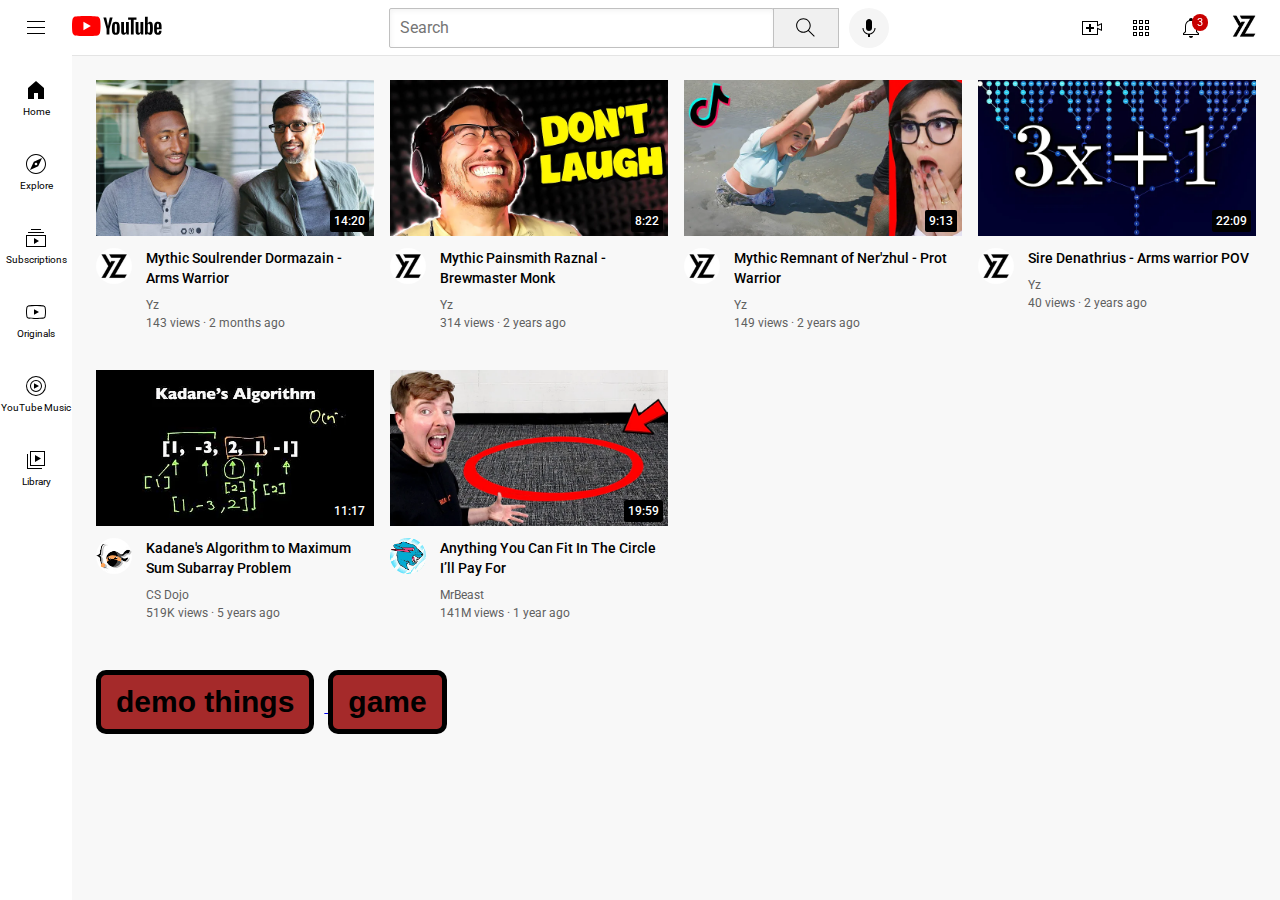
<file: index.html>
<!DOCTYPE html>
<html>
  <head>
    <title>Yz Projects</title>

    <link rel="preconnect" href="https://fonts.googleapis.com">
    <link rel="preconnect" href="https://fonts.gstatic.com" crossorigin>
    <link href="https://fonts.googleapis.com/css2?family=Roboto:wght@400;500;700&display=swap" rel="stylesheet">

    <link rel="stylesheet" href="styles/general.css">
    <link rel="stylesheet" href="styles/video.css">
    <link rel="stylesheet" href="styles/header.css">
    <link rel="stylesheet" href="styles/sidebar.css">
    <link rel="stylesheet" href="styles/others.css">
  </head>
  <body>
    <header class="header">
      <div class="left-section">
        <img class="hamburger-menu" src="icons/hamburger-menu.svg">
        <a href="https://www.youtube.com/" target="_blank">
          <img class="youtube-logo" src="icons/youtube-logo.svg">
        </a>
      </div>
      <div class="middle-section">
        <input class="search-bar" type="text" placeholder="Search">
        <button class="search-button">
          <img class="search-icon" src="icons/search.svg">
          <div class="tooltip">Don't Search</div>
        </button>
        <!--Put position ABSOLUTE inside position RELATIVE-->
        <button class="voice-search-button">
          <img class="voice-search-icon" src="icons/voice-search-icon.svg">
          <div class="tooltip">Search with your voice</div>
        </button>
      </div>
      <div class="right-section">
        <div class="upload-icon-container">
          <img class="upload-icon" src="icons/upload.svg">
          <div class="tooltip">Create</div>
        </div>
        <div class="youtube-apps-icon-container">
          <img class="youtube-apps-icon" src="icons/youtube-apps.svg">
          <div class="tooltip">YouTube apps</div>
        </div>
        <div class="notifications-icon-container">
          <img class="notifications-icon" src="icons/notifications.svg">
          <div class="notifications-count">3</div>
          <div class="tooltip">Notifications</div>
        </div>
        <div class="current-user-picture-container">
          <a href="https://www.youtube.com/channel/UCFikK6ofTA25nj8sTY0TIbQ" target="_blank">
            <img class="current-user-picture" src="icons/my-profile.jpg">
          </a>
          <div class="tooltip">Yz</div>
        </div>
        
      </header>

    <nav class="sidebar">
      <div class="sidebar-link">
        <img src="icons/home.svg">
        <div>Home</div>
      </div>
      <div class="sidebar-link">
        <img src="icons/explore.svg">
        <div>Explore</div>
      </div>
      <div class="sidebar-link">
        <img src="icons/subscriptions.svg">
        <div>Subscriptions</div>
      </div>
      <div class="sidebar-link">
        <img src="icons/originals.svg">
        <div>Originals</div>
      </div>
      <div class="sidebar-link">
        <img src="icons/youtube-music.svg">
        <div>YouTube Music</div>
      </div>
      <div class="sidebar-link">
        <img src="icons/library.svg">
        <div>Library</div>
      </div>
    </nav>

    <main>
      <section class="video-grid">
        <div class="video-preview">
          <div class="thumbnail-row">
            <a href="https://www.youtube.com/watch?v=W2BTM1zwuXQ&t=3s">
              <img class="thumbnail" src="thumbnail/thumbnail-1.webp">
            </a>
            <div class="video-time">14:20</div>
          </div>
          <div class="video-info-grid">
            <div class="channel-pic">
              <img class="profile-pic" src="channel-pic/my-profile.jpg">
            </div>
            <div class="video-info">
              <p class="video-title">
                Mythic Soulrender Dormazain - Arms Warrior
              </p>
        
              <p class="video-author">
                Yz
              </p>
        
              <p class="video-stats">
                143 views &#183 2 months ago
              </p>
            </div>
          </div>
        </div>
    
        <div class="video-preview">
          <div class="thumbnail-row">
            <a href="https://www.youtube.com/watch?v=TEPN3_anzIE&t=5s">
              <img class="thumbnail" src="thumbnail/thumbnail-2.webp">
            </a>
            <div class="video-time">8:22</div>
          </div>
          <div class="video-info-grid">
            <div class="channel-pic">
              <img class="profile-pic" src="channel-pic/my-profile.jpg">
            </div>
            <div class="video-info">
              <p class="video-title">
                Mythic Painsmith Raznal - Brewmaster Monk
              </p>
              <p class="video-author">
                Yz
              </p>
              <p class="video-stats">
                314 views &#183 2 years ago
              </p>
            </div>
          </div>
        </div>
    
        <div class="video-preview">
          <div class="thumbnail-row">
            <a href="https://www.youtube.com/watch?v=12MkmXNCSWc&t=2s">
              <img class="thumbnail" src="thumbnail/thumbnail-3.webp">
            </a>
            <div class="video-time">9:13</div>
          </div>
          <div class="video-info-grid">
            <div class="channel-pic">
              <img class="profile-pic" src="channel-pic/my-profile.jpg">
            </div>
            <div class="video-info">
              <p class="video-title">
                Mythic Remnant of Ner'zhul - Prot Warrior
              </p>
        
              <p class="video-author">
                Yz
              </p>
        
              <p class="video-stats">
                149 views · 2 years ago
              </p>
            </div>
          </div>
        </div>
    
        <div class="video-preview">
          <div class="thumbnail-row">
            <a href="https://www.youtube.com/watch?v=Gn6uDRQWJ2M&t=3s">
              <img class="thumbnail" src="thumbnail/thumbnail-4.webp">
            </a>
            <div class="video-time">22:09</div>
          </div>
          <div class="video-info-grid">
            <div class="channel-pic">
              <img class="profile-pic" src="channel-pic/my-profile.jpg">
            </div>
            <div class="video-info">
              <p class="video-title">
                Sire Denathrius - Arms warrior POV
              </p>
              <p class="video-author">
                Yz
              </p>
              <p class="video-stats">
                40 views · 2 years ago
              </p>
            </div>
          </div>
        </div>
    
        <div class="video-preview">
          <div class="thumbnail-row">
            <img class="thumbnail" src="thumbnail/thumbnail-5.webp">
            <div class="video-time">11:17</div>
          </div>
          <div class="video-info-grid">
            <div class="channel-pic">
              <img class="profile-pic" src="channel-pic/channel-5.jpeg">
            </div>
            <div class="video-info">
              <p class="video-title">
                Kadane's Algorithm to Maximum Sum Subarray Problem
              </p>
        
              <p class="video-author">
                CS Dojo
              </p>
        
              <p class="video-stats">
                519K views · 5 years ago
              </p>
            </div>
          </div>
        </div>
    
        <div class="video-preview">
          <div class="thumbnail-row">
            <img class="thumbnail" src="thumbnail/thumbnail-6.webp">
            <div class="video-time">19:59</div>
          </div>
          <div class="video-info-grid">
            <div class="channel-pic">
              <img class="profile-pic" src="channel-pic/channel-6.jpeg">
            </div>
            <div class="video-info">
              <p class="video-title">
                Anything You Can Fit In The Circle I’ll Pay For
              </p>
              <p class="video-author">
                MrBeast
              </p>
              <p class="video-stats">
                141M views · 1 year ago
              </p>
            </div>
          </div>
        </div>
      </section>
    </main>
    
    <div class="link-to-others">
      <a href="dom-projects.html">
        <button class="other-buttons">demo things</button>
      </a>
      <a href="rock-paper-scissors.html">
        <button class="other-buttons">game</button>
      </a>
    </div>

  </body>
</html>
</file>
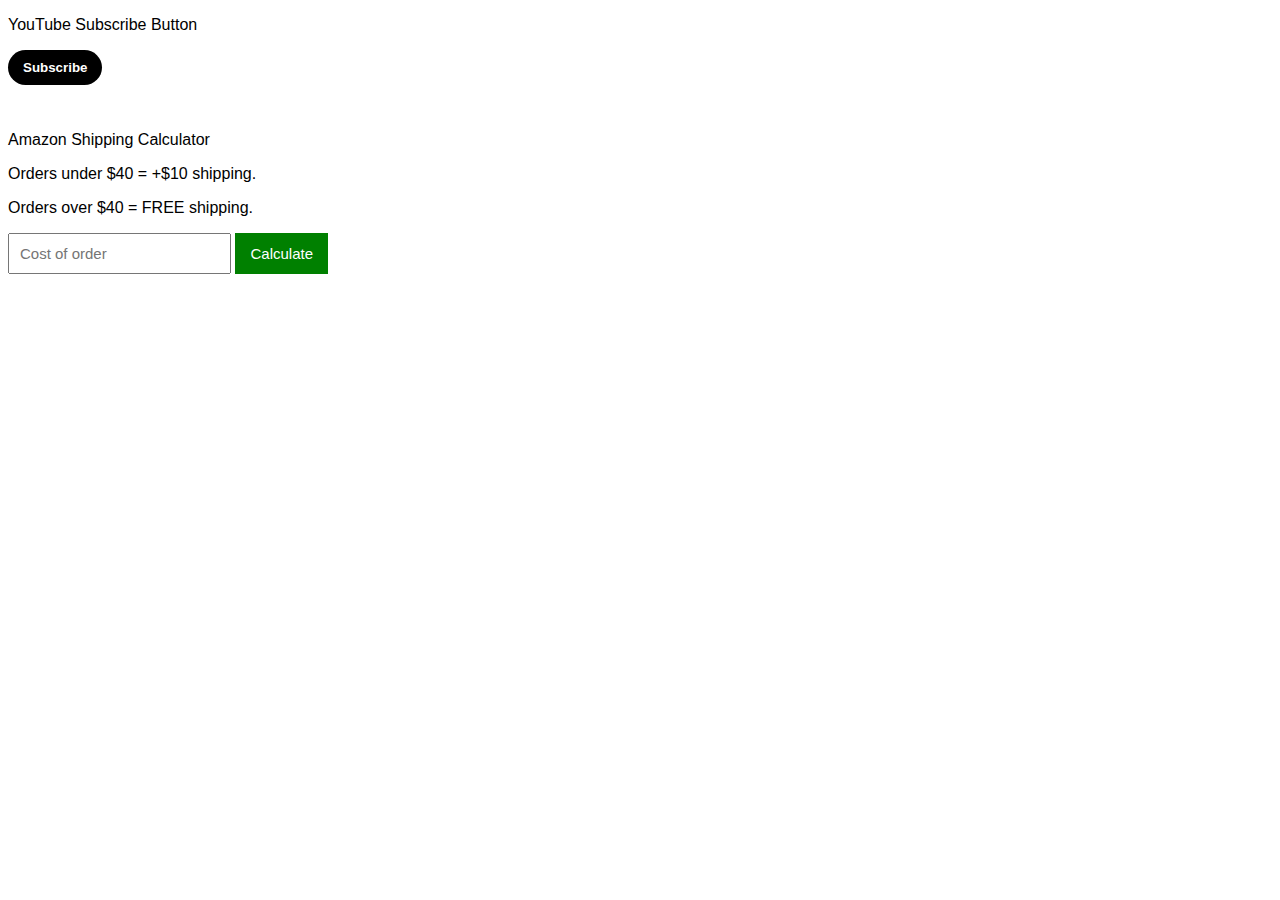
<file: dom-projects.html>
<!DOCTYPE html>
<html>
  <head>
    <title>Dom-Projects 2.0</title>
    <style>
      body {
        font-family: Arial;
      }

      .subscribe-button {
        border: none;
        color: white;
        background-color: black;
        padding-top: 10px;
        padding-bottom: 10px;
        padding-left: 15px;
        padding-right: 15px;
        font-weight: bold;
        border-radius: 50px;
        cursor: pointer;
        margin-bottom: 30px;
      }

      .is-subscribed {
        color: black;
        background-color: rgb(240,240,240);
      }

      .cost-input {
        font-size: 15px;
        padding: 10px;
      }

      .calculate-button {
        border: none;
        color: white;
        background-color: green;
        font-size: 15px;
        padding: 12px 15px;
        cursor: pointer;
      }
    </style>
  </head>
  <body>
    <p>YouTube Subscribe Button</p>
    <button onclick="
      subscribe();
    " class="js-subscribe-button subscribe-button">
      Subscribe
    </button>

    <p>Amazon Shipping Calculator</p>
    <p>Orders under $40 = +$10 shipping.</p>
    <p>Orders over $40 = FREE shipping.</p>
    <input placeholder="Cost of order" class="js-cost-input cost-input" onkeydown="
      handleCostKeyDown(event);
    ">
    <button onclick="
      calculateTotal();
    " class="calculate-button">Calculate</button>
    <p class="js-total-cost"></p>

    <script>
      function handleCostKeyDown(event) {
        if (event.key === 'Enter') {
          calculateTotal();
        }
      }

      function calculateTotal() {
        const inputElement = document.querySelector('.js-cost-input');
        let cost = Number(inputElement.value);

        if (cost < 40) {
          cost += 10;
        }

        document.querySelector('.js-total-cost')
          .innerHTML = `$${cost}`;
      }

      function subscribe() {
        const buttonElement = document.querySelector('.js-subscribe-button');
        
        if (buttonElement.innerText === 'Subscribe') {
          buttonElement.innerText = 'Subscribed';
          buttonElement.classList.add('is-subscribed');
        } else {
          buttonElement.innerText = 'Subscribe';
          buttonElement.classList.remove('is-subscribed');
        }
      }

    </script>
  </body>
</html>
</file>
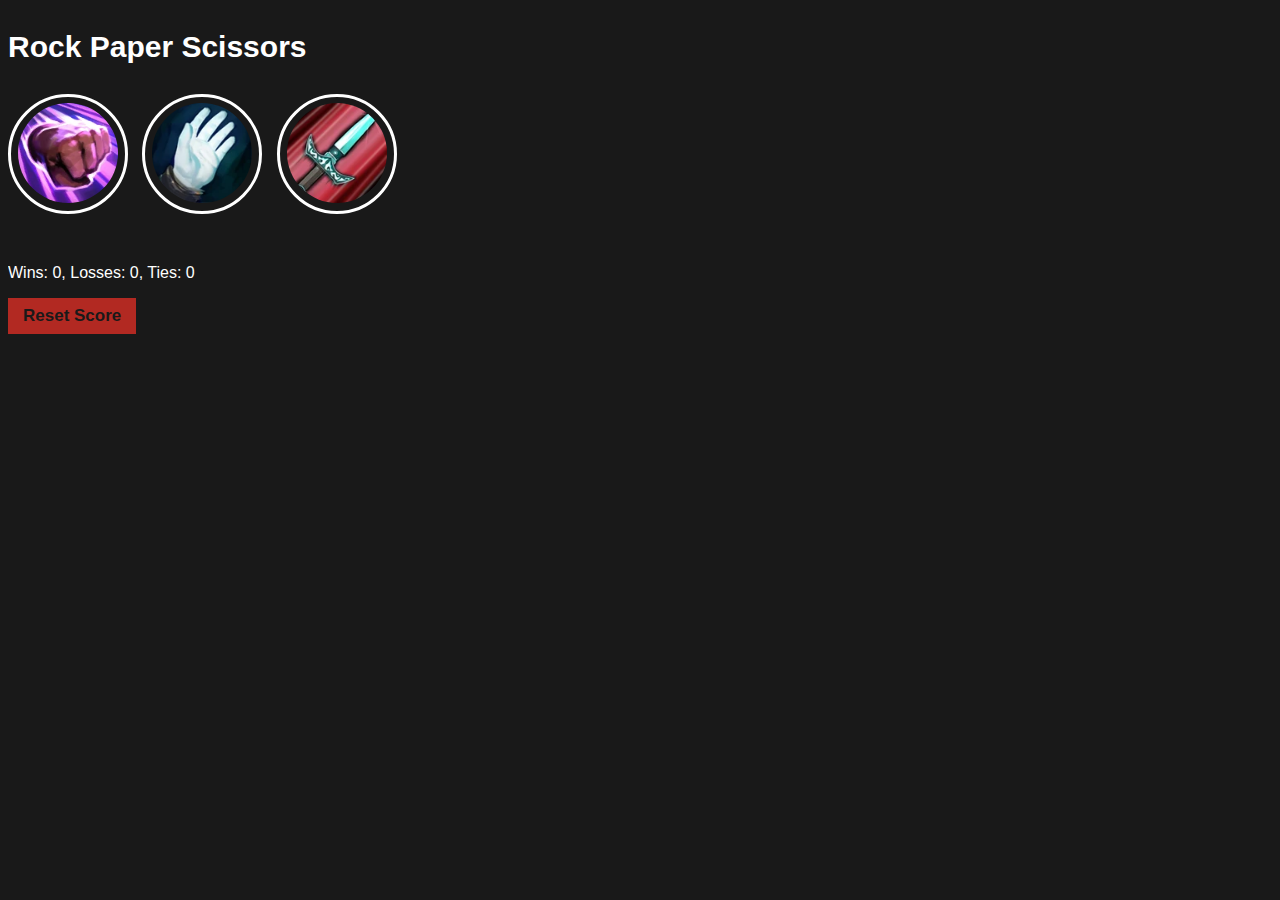
<file: rock-paper-scissors.html>
<!DOCTYPE html>
<html>
  <head>
    <title>R-P-S 2.0</title>
    <link 
    rel="stylesheet" 
    href="styles/rock-paper-scissors.css">
  </head>
  <body>
    <p class="title">
      Rock Paper Scissors
    </p>

    <button onclick="
      playGame('rock');
    " class="move-button">
      <img src="icons/rock-emoji.webp" 
      class="move-icon">
    </button>

    <button onclick="
      playGame('paper');
    " class="move-button">
      <img src="icons/paper-emoji.webp" 
      class="move-icon">
    </button>

    <button onclick="
      playGame('scissors');
    " class="move-button">
      <img src="icons/scissors-emoji.webp" 
      class="move-icon">
    </button>

    <p class="js-result result"></p>
    <p class="js-moves moves"></p>
    <p class="js-score score"></p>

    <button onclick="
      score.wins = 0;
      score.losses = 0;
      score.ties = 0;
      localStorage.removeItem('score');
      updateScoreElement();
    " class="reset-score-button">Reset Score
    </button>

    <script src="scripts/10-rock-paper-scissors.js"></script>
  </body>
</html>
</file>
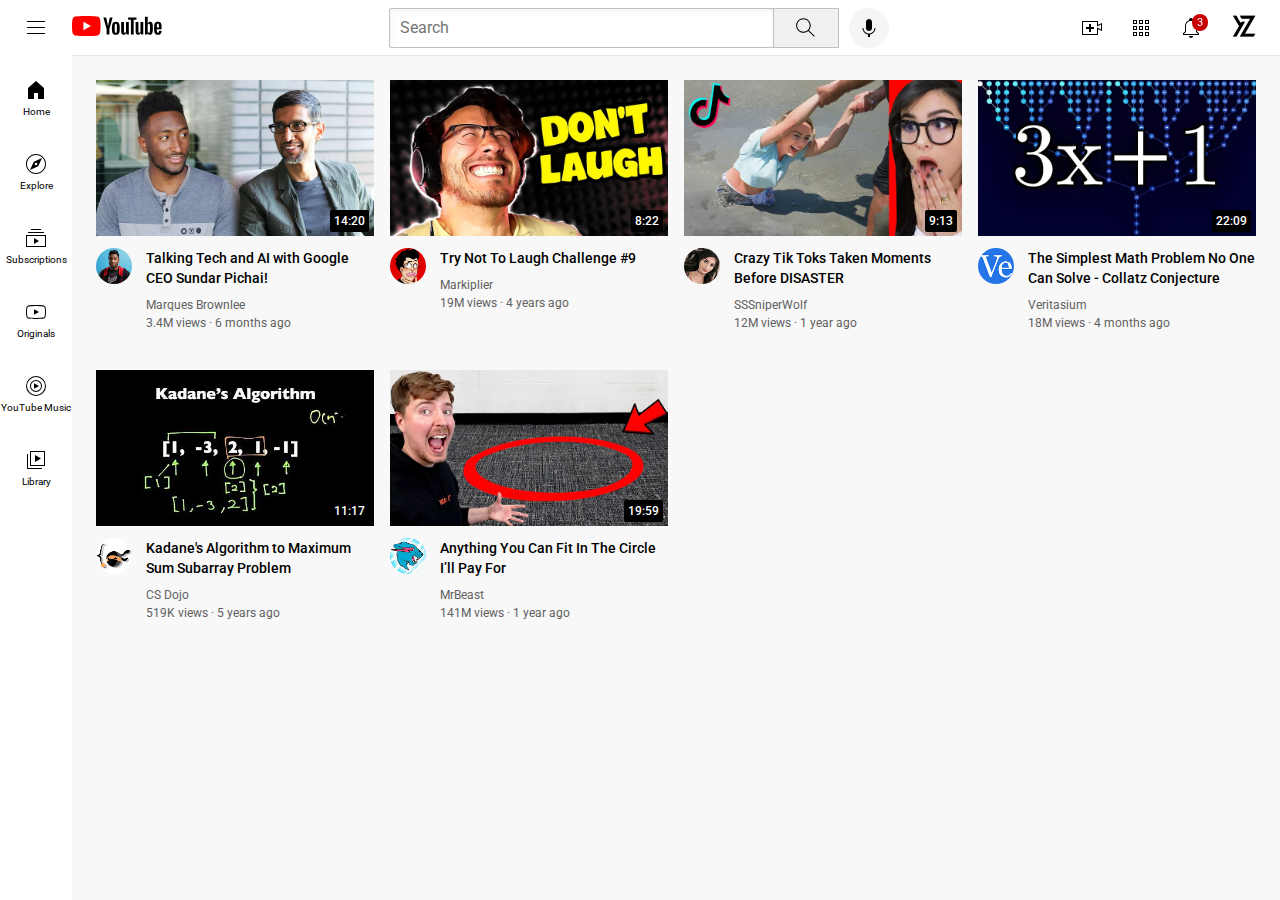
<file: youtube.html>
<!DOCTYPE html>
<html>

  <head>
    <title>Youtube Clone</title>

    <link rel="preconnect" href="https://fonts.googleapis.com">
    <link rel="preconnect" href="https://fonts.gstatic.com" crossorigin>
    <link href="https://fonts.googleapis.com/css2?family=Roboto:wght@400;500;700&display=swap" rel="stylesheet">

    <link rel="stylesheet" href="styles/general.css">
    <link rel="stylesheet" href="styles/video.css">
    <link rel="stylesheet" href="styles/header.css">
    <link rel="stylesheet" href="styles/sidebar.css">
  </head>

  <body>
    <header class="header">
      <div class="left-section">
        <img class="hamburger-menu" src="icons/hamburger-menu.svg">
        <a href="https://www.youtube.com/" target="_blank">
          <img class="youtube-logo" src="icons/youtube-logo.svg">
        </a>
      </div>
      <div class="middle-section">
        <input class="search-bar" type="text" placeholder="Search">
        <button class="search-button">
          <img class="search-icon" src="icons/search.svg">
          <div class="tooltip">Search</div>
        </button>
        <!--Put position ABSOLUTE inside position RELATIVE-->
        <button class="voice-search-button">
          <img class="voice-search-icon" src="icons/voice-search-icon.svg">
          <div class="tooltip">Search with your voice</div>
        </button>
      </div>
      <div class="right-section">
        <div class="upload-icon-container">
          <img class="upload-icon" src="icons/upload.svg">
          <div class="tooltip">Create</div>
        </div>
        <div class="youtube-apps-icon-container">
          <img class="youtube-apps-icon" src="icons/youtube-apps.svg">
          <div class="tooltip">YouTube apps</div>
        </div>
        <div class="notifications-icon-container">
          <img class="notifications-icon" src="icons/notifications.svg">
          <div class="notifications-count">3</div>
          <div class="tooltip">Notifications</div>
        </div>
        <div class="current-user-picture-container">
          <a href="https://www.youtube.com/channel/UCFikK6ofTA25nj8sTY0TIbQ" target="_blank">
            <img class="current-user-picture" src="icons/my-profile.jpg">
          </a>
          <div class="tooltip">Yz</div>
        </div>
        
      </header>

    <nav class="sidebar">
      <div class="sidebar-link">
        <img src="icons/home.svg">
        <div>Home</div>
      </div>
      <div class="sidebar-link">
        <img src="icons/explore.svg">
        <div>Explore</div>
      </div>
      <div class="sidebar-link">
        <img src="icons/subscriptions.svg">
        <div>Subscriptions</div>
      </div>
      <div class="sidebar-link">
        <img src="icons/originals.svg">
        <div>Originals</div>
      </div>
      <div class="sidebar-link">
        <img src="icons/youtube-music.svg">
        <div>YouTube Music</div>
      </div>
      <div class="sidebar-link">
        <img src="icons/library.svg">
        <div>Library</div>
      </div>
    </nav>

    <main>
      <section class="video-grid">
        <div class="video-preview">
          <div class="thumbnail-row">
            <img class="thumbnail" src="thumbnail/thumbnail-1.webp">
            <div class="video-time">14:20</div>
          </div>
          <div class="video-info-grid">
            <div class="channel-pic">
              <img class="profile-pic" src="channel-pic/channel-1.jpeg">
            </div>
            <div class="video-info">
              <p class="video-title">
                Talking Tech and AI with Google CEO Sundar Pichai!
              </p>
        
              <p class="video-author">
                Marques Brownlee
              </p>
        
              <p class="video-stats">
                3.4M views &#183 6 months ago
              </p>
            </div>
          </div>
        </div>
    
        <div class="video-preview">
          <div class="thumbnail-row">
            <img class="thumbnail" src="thumbnail/thumbnail-2.webp">
            <div class="video-time">8:22</div>
          </div>
          <div class="video-info-grid">
            <div class="channel-pic">
              <img class="profile-pic" src="channel-pic/channel-2.jpeg">
            </div>
            <div class="video-info">
              <p class="video-title">
                Try Not To Laugh Challenge #9
              </p>
              <p class="video-author">
                Markiplier
              </p>
              <p class="video-stats">
                19M views &#183 4 years ago
              </p>
            </div>
          </div>
        </div>
    
        <div class="video-preview">
          <div class="thumbnail-row">
            <img class="thumbnail" src="thumbnail/thumbnail-3.webp">
            <div class="video-time">9:13</div>
          </div>
          <div class="video-info-grid">
            <div class="channel-pic">
              <img class="profile-pic" src="channel-pic/channel-3.jpeg">
            </div>
            <div class="video-info">
              <p class="video-title">
                Crazy Tik Toks Taken Moments Before DISASTER
              </p>
        
              <p class="video-author">
                SSSniperWolf
              </p>
        
              <p class="video-stats">
                12M views · 1 year ago
              </p>
            </div>
          </div>
        </div>
    
        <div class="video-preview">
          <div class="thumbnail-row">
            <img class="thumbnail" src="thumbnail/thumbnail-4.webp">
            <div class="video-time">22:09</div>
          </div>
          <div class="video-info-grid">
            <div class="channel-pic">
              <img class="profile-pic" src="channel-pic/channel-4.jpeg">
            </div>
            <div class="video-info">
              <p class="video-title">
                The Simplest Math Problem No One Can Solve - Collatz Conjecture
              </p>
              <p class="video-author">
                Veritasium
              </p>
              <p class="video-stats">
                18M views · 4 months ago
              </p>
            </div>
          </div>
        </div>
    
        <div class="video-preview">
          <div class="thumbnail-row">
            <img class="thumbnail" src="thumbnail/thumbnail-5.webp">
            <div class="video-time">11:17</div>
          </div>
          <div class="video-info-grid">
            <div class="channel-pic">
              <img class="profile-pic" src="channel-pic/channel-5.jpeg">
            </div>
            <div class="video-info">
              <p class="video-title">
                Kadane's Algorithm to Maximum Sum Subarray Problem
              </p>
        
              <p class="video-author">
                CS Dojo
              </p>
        
              <p class="video-stats">
                519K views · 5 years ago
              </p>
            </div>
          </div>
        </div>
    
        <div class="video-preview">
          <div class="thumbnail-row">
            <img class="thumbnail" src="thumbnail/thumbnail-6.webp">
            <div class="video-time">19:59</div>
          </div>
          <div class="video-info-grid">
            <div class="channel-pic">
              <img class="profile-pic" src="channel-pic/channel-6.jpeg">
            </div>
            <div class="video-info">
              <p class="video-title">
                Anything You Can Fit In The Circle I’ll Pay For
              </p>
              <p class="video-author">
                MrBeast
              </p>
              <p class="video-stats">
                141M views · 1 year ago
              </p>
            </div>
          </div>
        </div>
      </section>
    </main>
    


  </body>
</html>
</file>
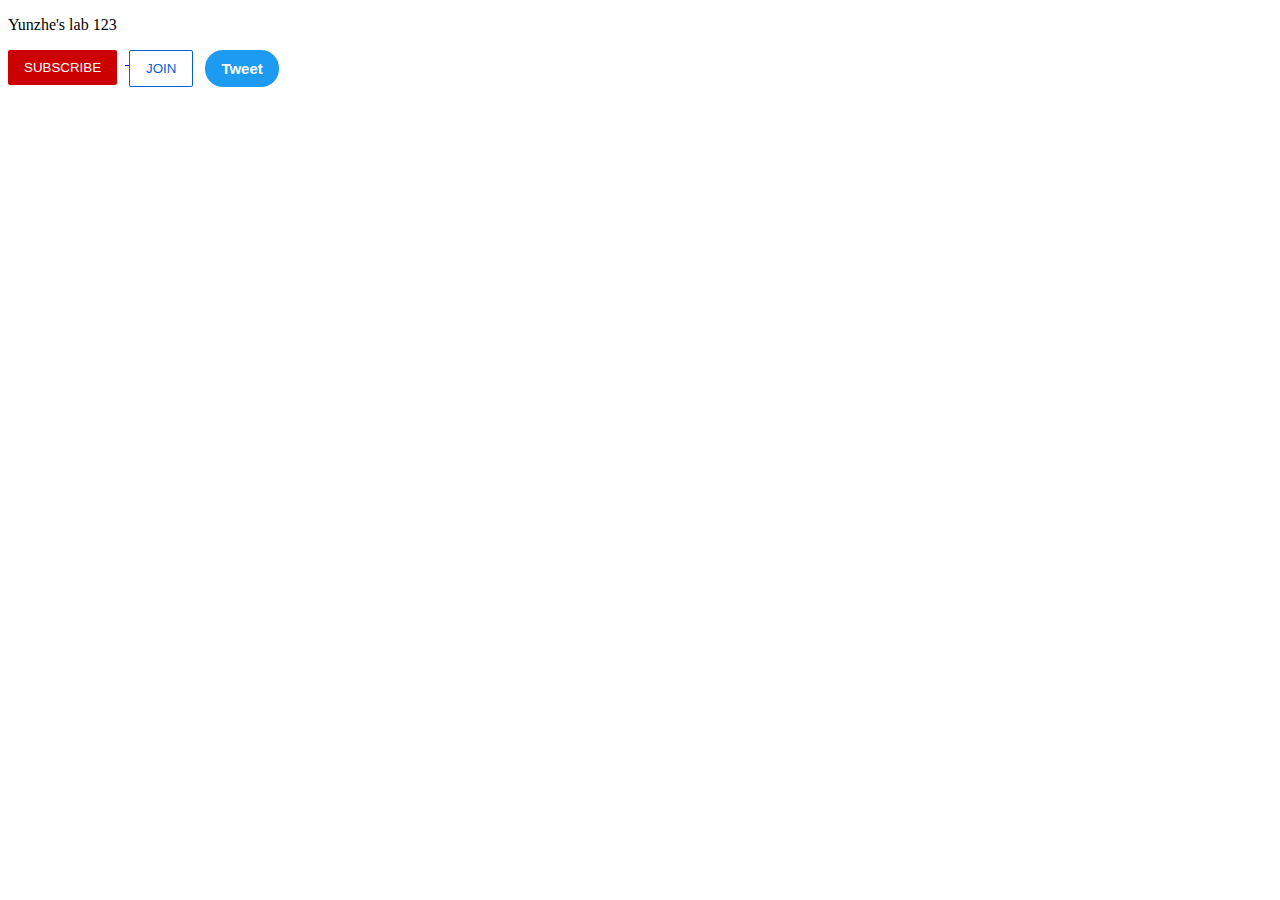
<file: intro-to-html/buttons.html>
<!DOCTYPE html>
<html>
  <head>
    <title>Buttons</title>
    <link rel="stylesheet" href="styles/buttons.css">
  </head>
  <body>
    <p>
      Yunzhe's lab 123
    </p>
    
    <a href="https://www.youtube.com/channel/UCFikK6ofTA25nj8sTY0TIbQ" target="_blank">
      <button class="subscribe-button">
        SUBSCRIBE
      </button>
    </a>
    
    <button class="join-button">
      JOIN
    </button>
    
    <button class="Tweet-button">
      Tweet
    </button>
  </body>
</html>
</file>
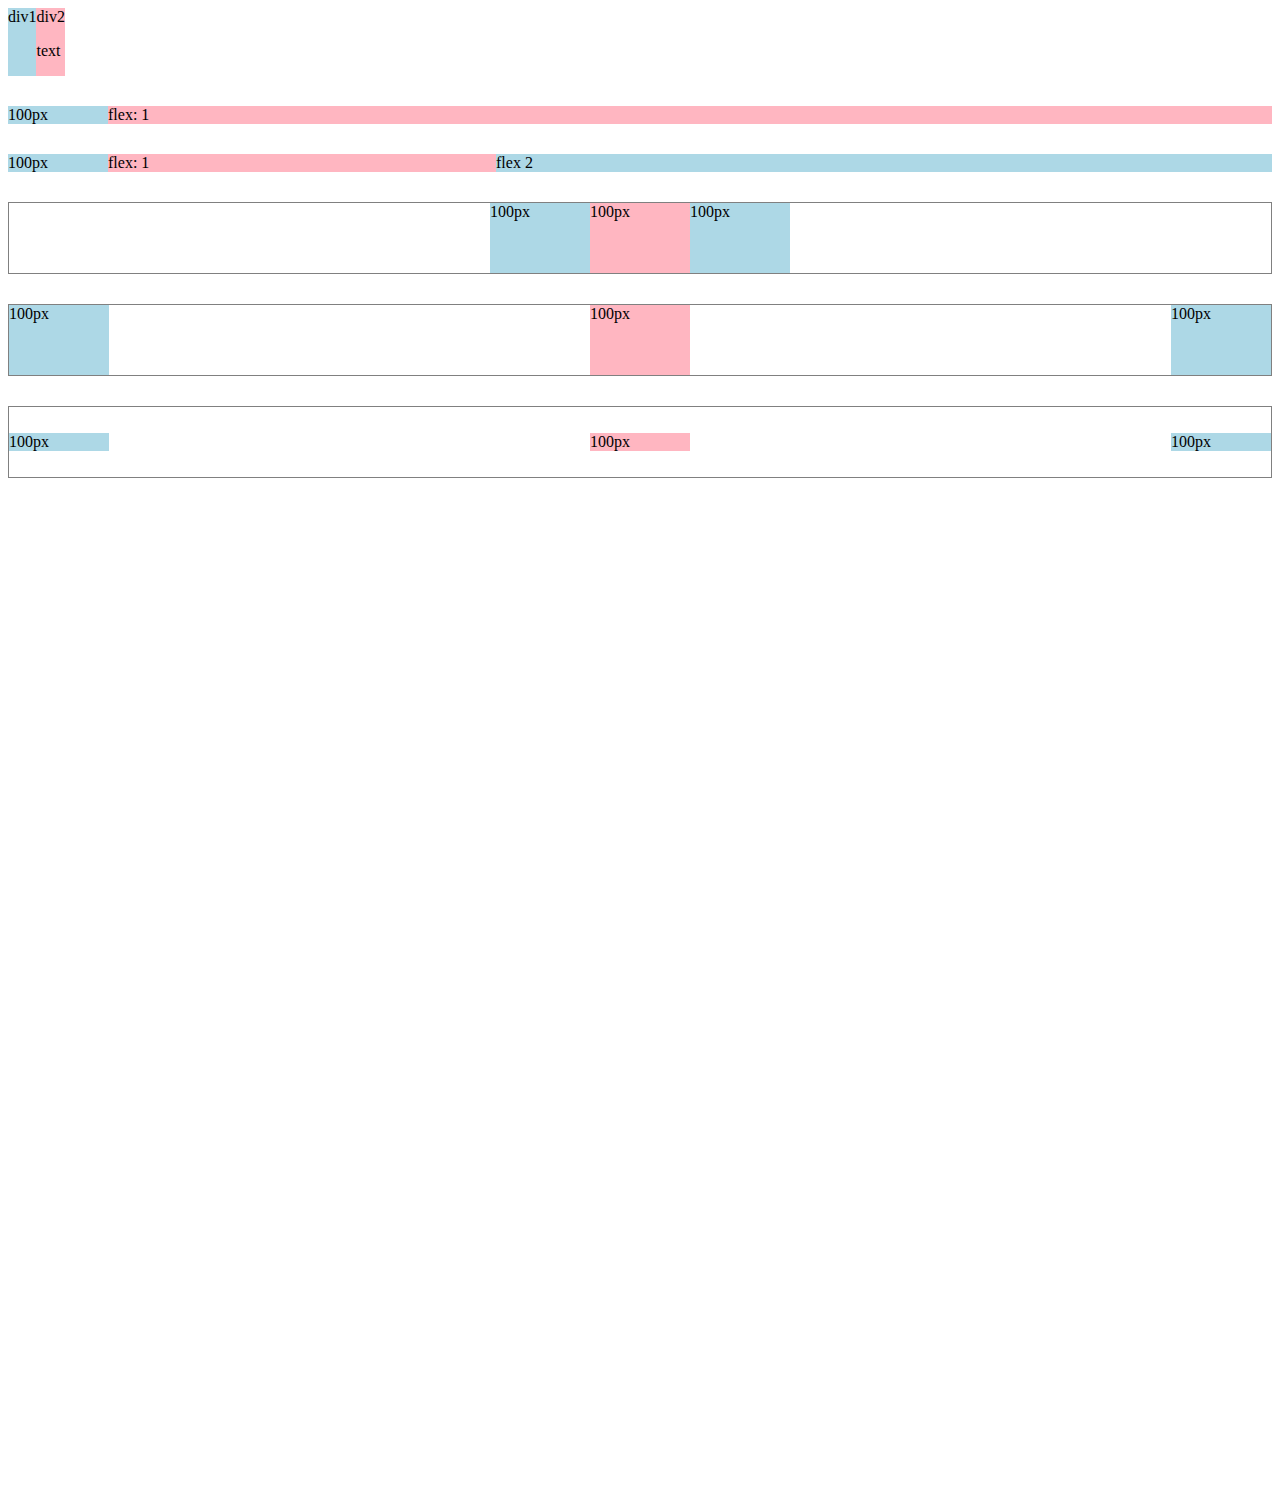
<file: intro-to-html/flexbox.html>
<!DOCTYPE html>
<html>
  <head>
    <title>Flexbox</title>
  </head>
  <body style="padding-bottom: 1000px;">
    <div style="
      display: flex;
      flex-direction: row;">
      <div style="background-color: lightblue;">div1</div>
      <div style="background-color: lightpink;">div2 <p>text</p></div>
    </div>

    <div style="
      margin-top: 30px;
      display: flex;
      flex-direction: row;">
      <div style="
        background-color: lightblue;
        width: 100px;
        ">100px
      </div>
      <div style="
        background-color: lightpink;
        flex: 1;
        ">flex: 1
      </div>
    </div>

    <div style="
      margin-top: 30px;
      display: flex;
      flex-direction: row;
    ">
      <div style="
        background-color: lightblue;
        width: 100px;
      ">100px
      </div>
      <div style="
        background-color: lightpink;
        flex: 1;
      ">flex: 1
      </div>
      <div style="
        background-color: lightblue;
        flex: 2;
      ">flex 2
      </div>
    </div>

    <div style="
      margin-top: 30px;
      height: 70px;
      border-width: 1px;
      border-style: solid;
      border-color: grey;
      display: flex;
      flex-direction: row;
      justify-content: center;
    ">
      <div style="
        background-color: lightblue;
        width: 100px;
        ">100px
      </div>
      <div style="
        background-color: lightpink;
        width: 100px;
        ">100px
      </div>
      <div style="
        background-color: lightblue;
        width: 100px;
        ">100px
      </div>
    </div>

    <div style="
      margin-top: 30px;
      height: 70px;
      border-width: 1px;
      border-style: solid;
      border-color: grey;
      display: flex;
      flex-direction: row;
      justify-content: space-between;
    ">
      <div style="
        background-color: lightblue;
        width: 100px;
        ">100px
      </div>
      <div style="
        background-color: lightpink;
        width: 100px;
        ">100px
      </div>
      <div style="
        background-color: lightblue;
        width: 100px;
        ">100px
      </div>
    </div>

    <div style="
      margin-top: 30px;
      height: 70px;
      border-width: 1px;
      border-style: solid;
      border-color: grey;
      display: flex;
      flex-direction: row;
      justify-content: space-between;
      align-items: center;
    ">
      <div style="
        background-color: lightblue;
        width: 100px;
        ">100px
      </div>
      <div style="
        background-color: lightpink;
        width: 100px;
        ">100px
      </div>
      <div style="
        background-color: lightblue;
        width: 100px;
        ">100px
      </div>
    </div>

  </body>
</html>
</file>
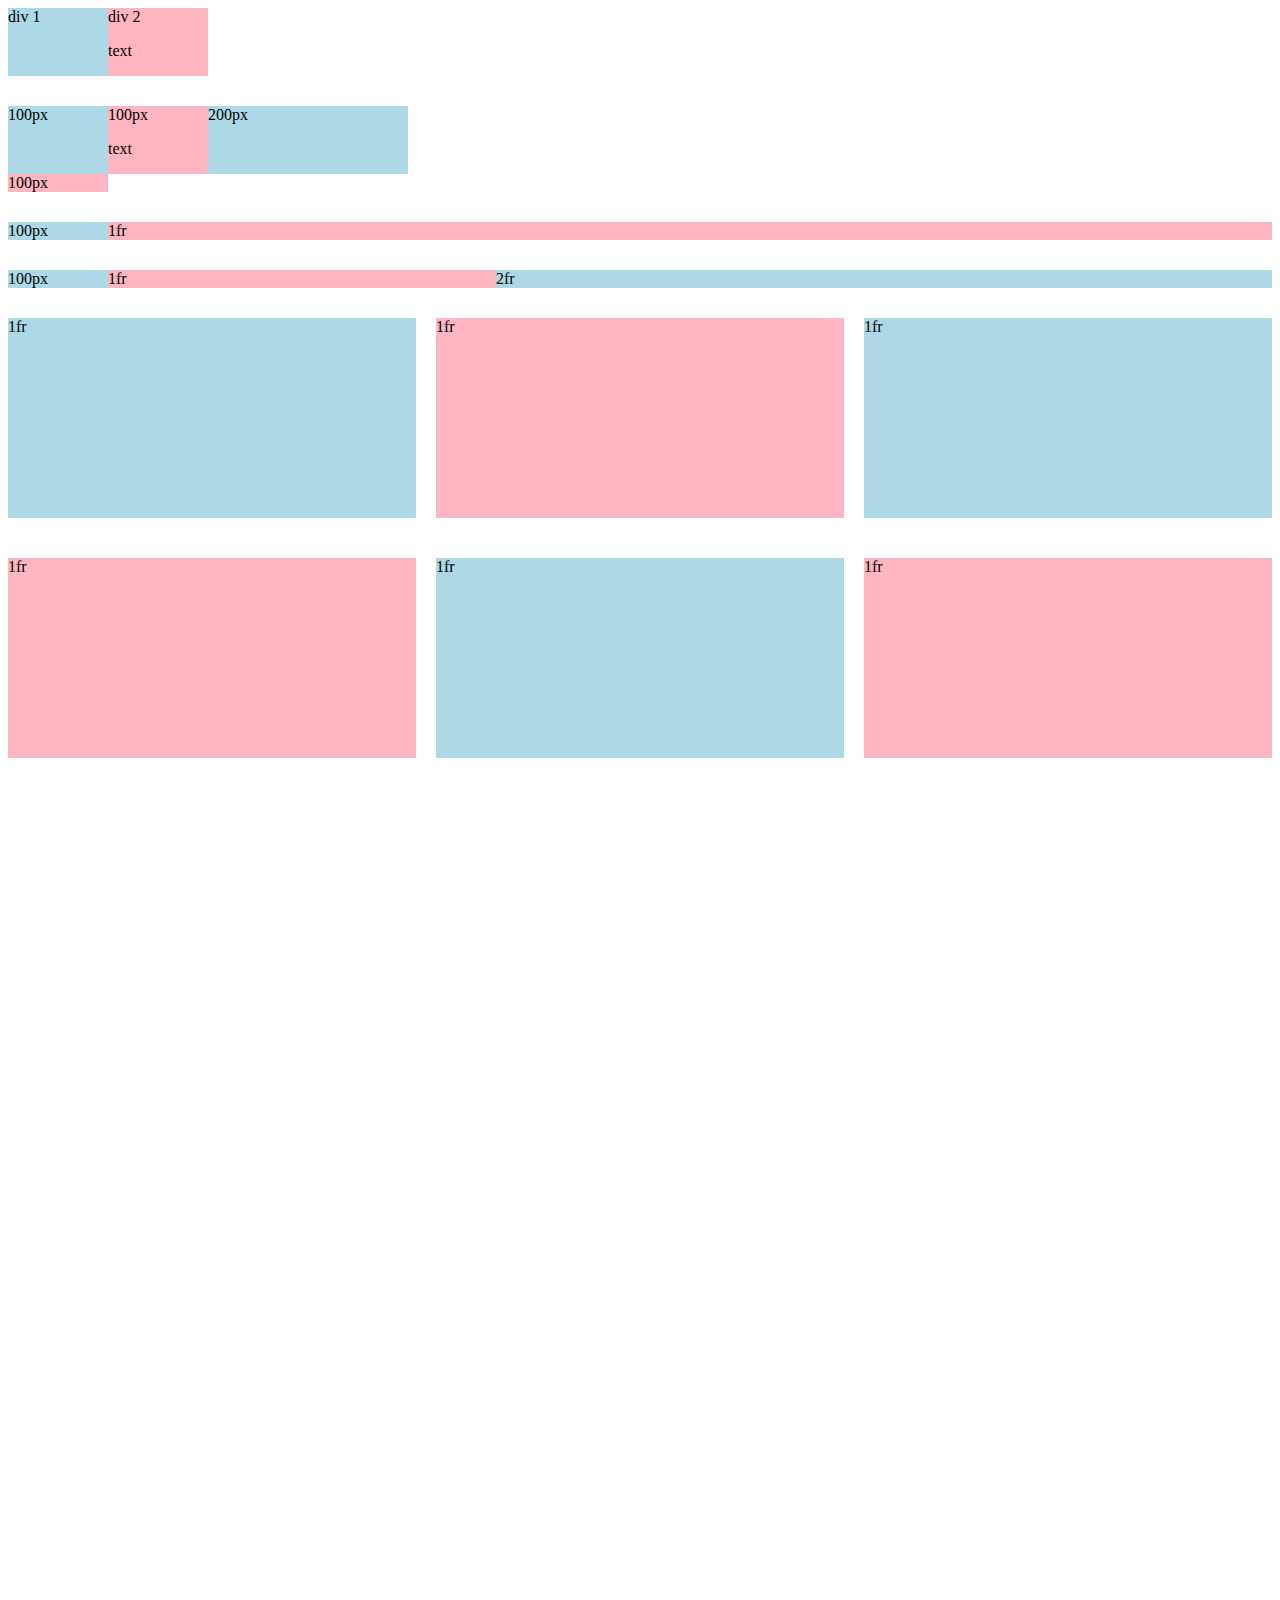
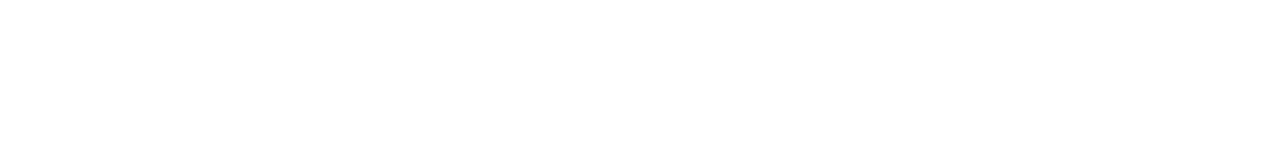
<file: intro-to-html/grid.html>
<!DOCTYPE html>
<html>
  <head>
    <title>Grid</title>
  </head>
  <body style="padding-bottom: 1000px">

    <div style="
      display: grid;
      grid-template-columns: 100px 100px;
      ">
      <div style="background-color: lightblue;">div 1</div>
      <div style="background-color: lightpink;">div 2<p>text</p></div>
    </div>

    <div style="
    margin-top: 30px;
    display: grid;
    grid-template-columns: 100px 100px 200px;
    ">
      <div style="background-color: lightblue;">100px</div>
      <div style="background-color: lightpink;">100px<p>text</p></div>
      <div style="background-color: lightblue;">200px</div>
      <div style="background-color: lightpink;">100px</div>
    </div>

    <div style="
    margin-top: 30px;
    display: grid;
    grid-template-columns: 100px 1fr;
    ">
      <div style="background-color: lightblue;">100px</div>
      <div style="background-color: lightpink;">1fr</div>
    </div>

  <div style="
  margin-top: 30px;
  display: grid;
  grid-template-columns: 100px 1fr 2fr;
  ">
     <div style="background-color: lightblue;">100px</div>
     <div style="background-color: lightpink;">1fr</div>
     <div style="background-color: lightblue;">2fr</div>
  </div>

  <div style="
  margin-top: 30px;
  display: grid;
  grid-template-columns: 1fr 1fr 1fr;
  column-gap: 20px;
  row-gap: 40px;
  ">
     <div style="background-color: lightblue; height: 200px;">1fr</div>
     <div style="background-color: lightpink; height: 200px;">1fr</div>
     <div style="background-color: lightblue; height: 200px;">1fr</div>
     <div style="background-color: lightpink; height: 200px;">1fr</div>
     <div style="background-color: lightblue; height: 200px;">1fr</div>
     <div style="background-color: lightpink; height: 200px;">1fr</div>
  </div>

  </body>
</html>
</file>
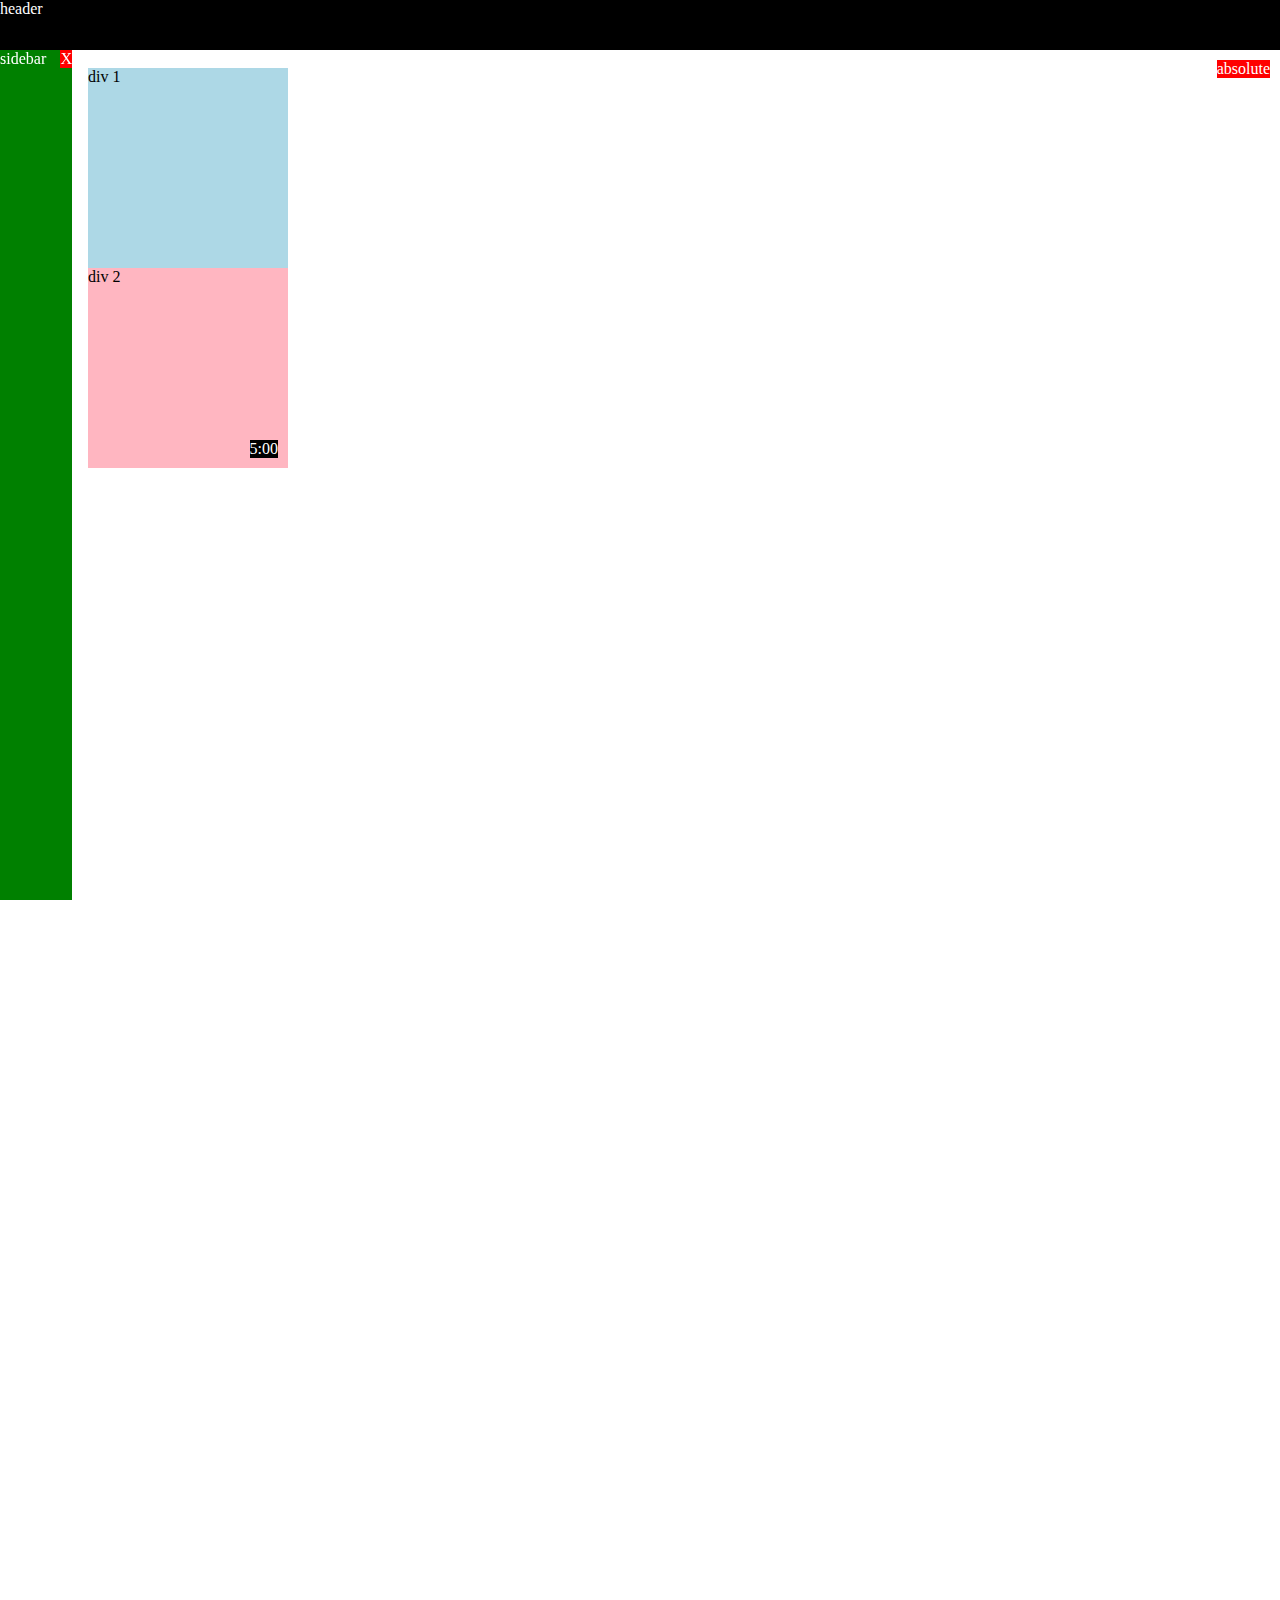
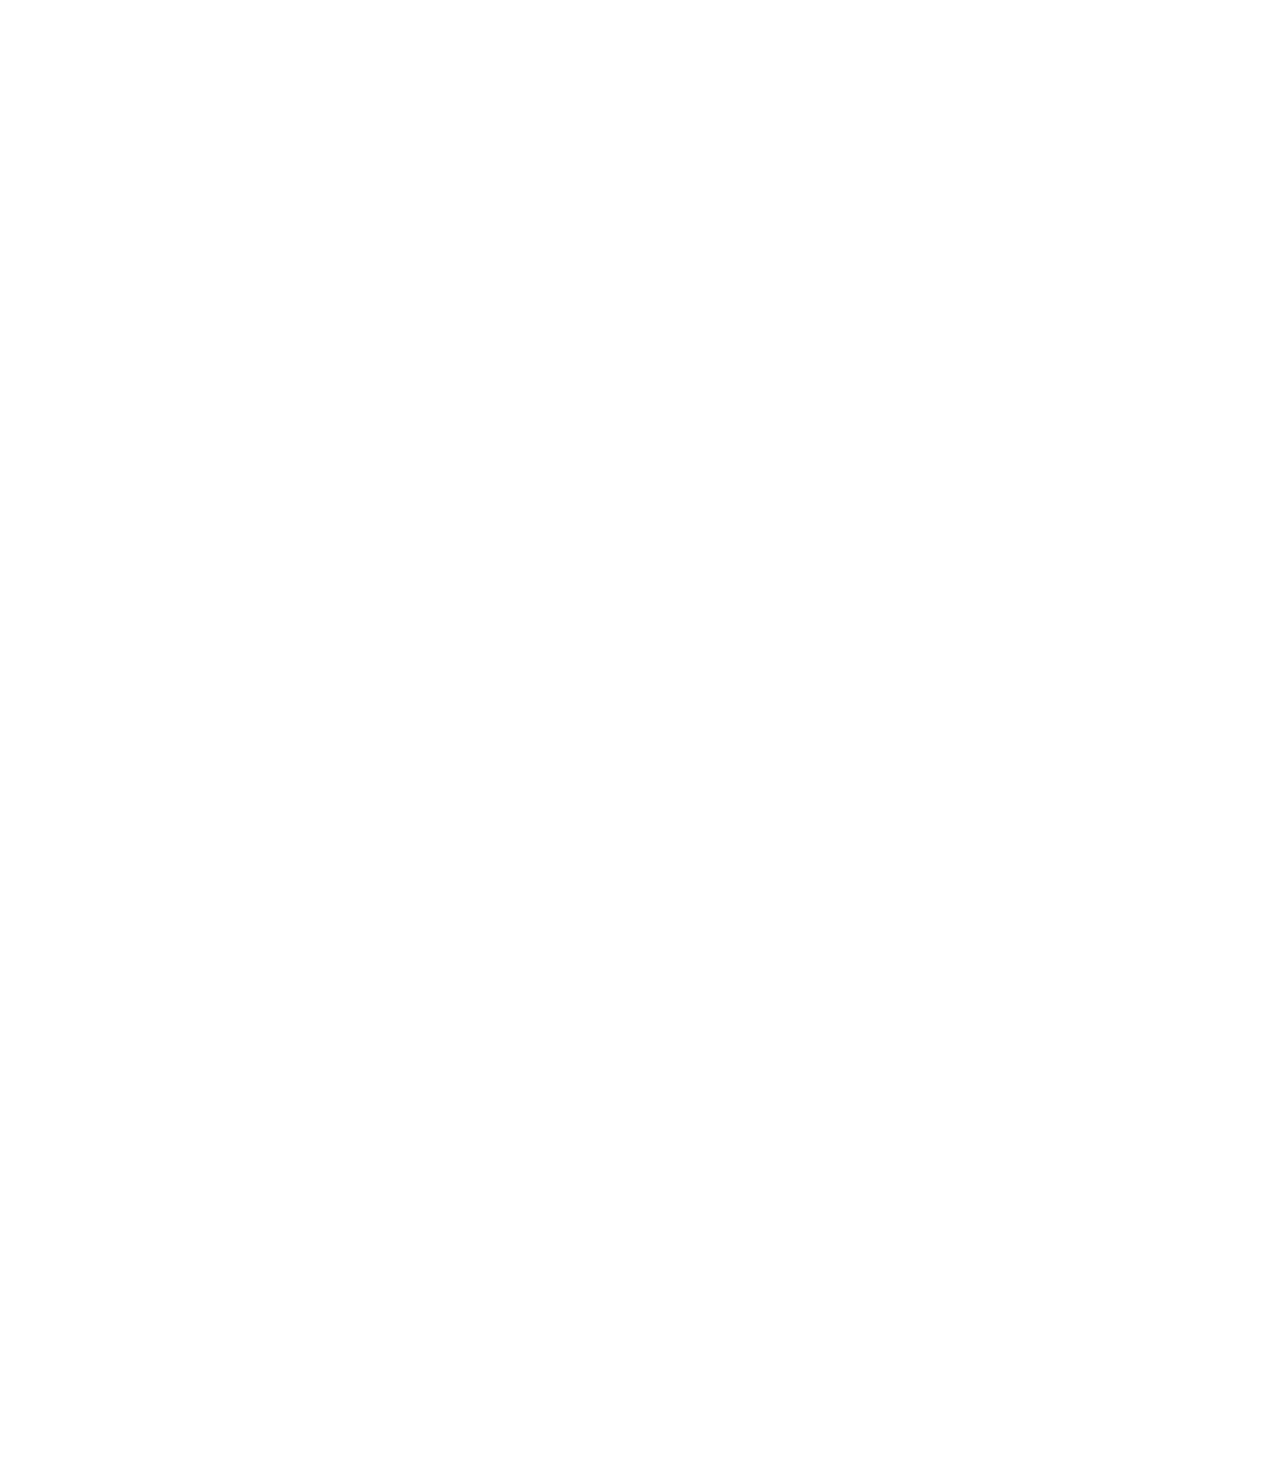
<file: intro-to-html/position.html>
<!DOCTYPE html>
<html>
  <head>
    <title>Position</title>
  </head>
  <body style="
    height: 3000px;
    padding-top: 60px;
    padding-left: 80px;
    ">
    <div style="
      background-color: black;
      color: white;
      position: fixed;
      top: 0px;
      left: 0px;
      right: 0px;
      height: 50px;
      z-index: 100;
      ">header
    </div>

    <div style="
      background-color: green;
      color: white;
      position: fixed;
      left: 0;
      bottom: 0;
      top: 50px;
      width: 72px;">
      sidebar
      <div style="
        position: absolute;
        background-color: red;
        color: white;
        top: 0px;
        right: 0px;
        ">
        X
      </div>
    </div>

    <div style="
      position: absolute;
      background-color: red;
      color: white;
      top: 60px;
      right: 10px;
      ">
      absolute
    </div>

    <div style="
      background-color: lightblue;
      height: 200px;
      width: 200px;
      position: static;
      ">div 1
    </div>
    <div style="
      background-color: lightpink;
      height: 200px;
      width: 200px;
      position: relative;
      ">div 2
        <div style="
          position: absolute;
          background-color: black;
          color: white;
          bottom: 10px;
          right: 10px;
          ">
          5:00
        </div>
    </div>
  </body>
</html>
</file>
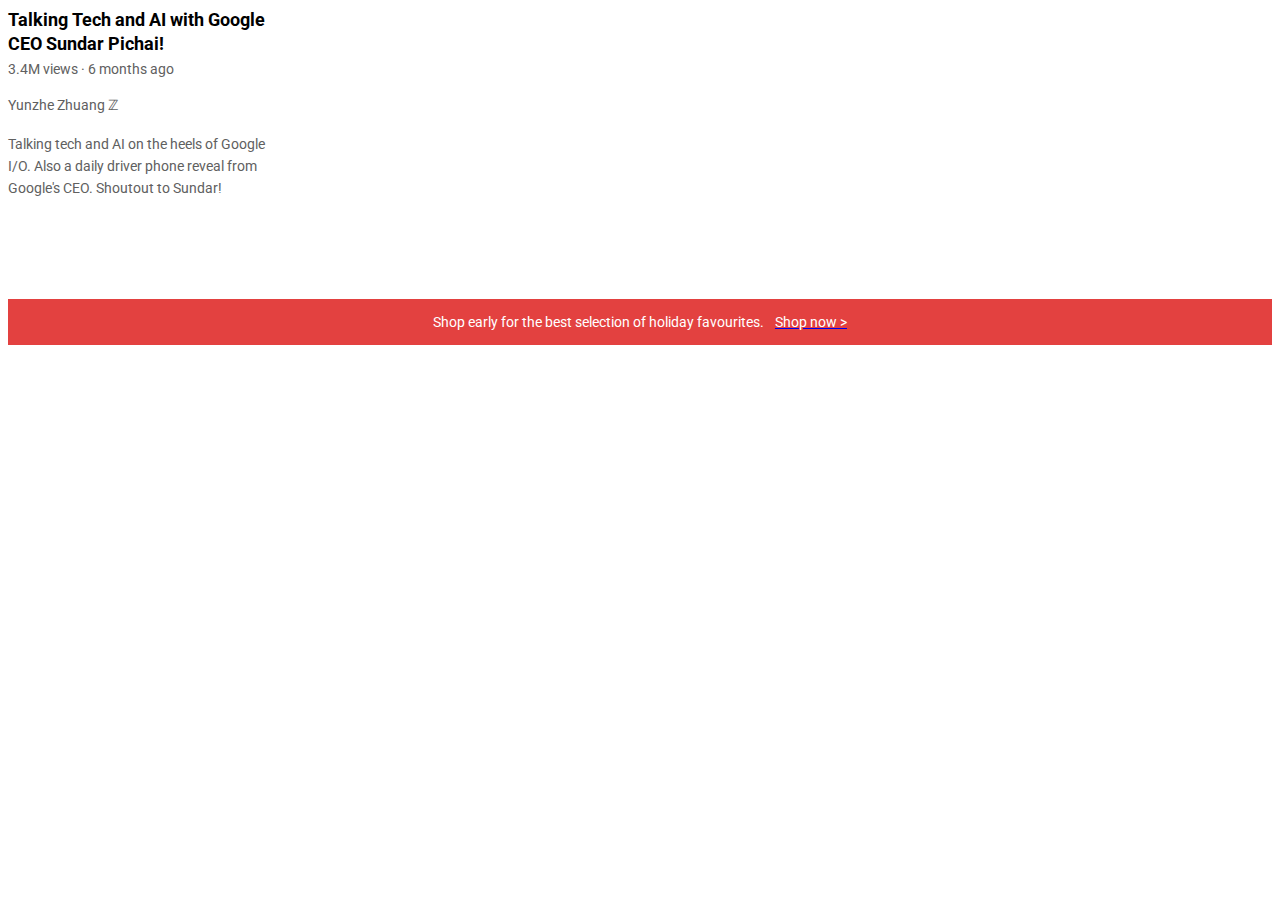
<file: intro-to-html/text.html>
<!DOCTYPE html>
<html>
  <head>
    <title>Text</title>
    <link rel="preconnect" href="https://fonts.googleapis.com">
    <link rel="preconnect" href="https://fonts.gstatic.com" crossorigin>
    <link href="https://fonts.googleapis.com/css2?family=Roboto:wght@400;700&display=swap" rel="stylesheet">
    <link rel="stylesheet" href="styles/text.css">
  </head>
  <body>
    <p class="video-title">
      Talking Tech and AI with Google CEO Sundar Pichai!
    </p>
    
    <p class="video-stats">
      3.4M views &#183; 6 months ago
    </p>
    
    <p class="video-author">
      Yunzhe Zhuang &#8484;
    </p>
    
    <p class="video-d">
      Talking tech and AI on the heels of Google I/O. Also a daily driver phone reveal from Google's CEO. Shoutout to Sundar!
    </p>
    
    <p class="video-shop">
      Shop early for the best selection of holiday favourites. <a href="https://loverapet.com/main/shop/" target="_blank"><span class="shop-link">Shop now &#62</span></a>
    </p>
  </body>
</html>
</file>
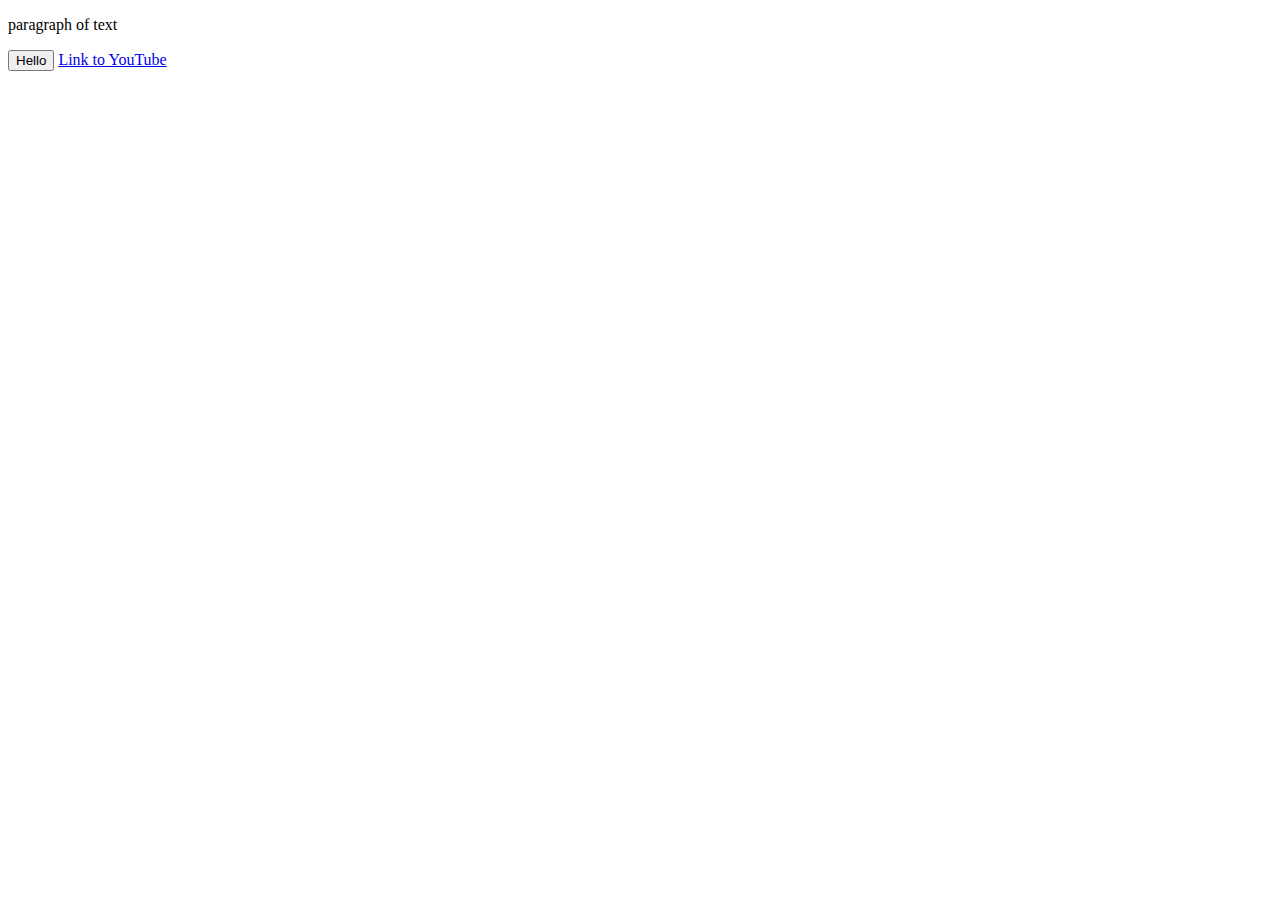
<file: intro-to-html/website.html>
<!DOCTYPE html>
<html>
    <head>
        <title>First Website</title>
    </head>
    <body>
        <p>
            paragraph of text
          </p>
          
          <button>
            Hello
          </button>
          
          <a href="https://www.youtube.com/" target="_blank">
            Link to YouTube
          </a>
          
    </body>
</html>
</file>
<file: styles/general.css>
p {
  font-family: Roboto, Arial;
  margin-top: 0;
  margin-bottom: 0;
}

body {
  font-family: Roboto, Arial;
  margin: 0;
  padding-top: 80px;
  padding-left: 96px;
  padding-right: 24px;
  background-color: rgb(248,248,248);
}
</file>
<file: styles/video.css>
.thumbnail {
  width: 100%;
}

.video-info-grid {
  display: grid;
  grid-template-columns: 50px 1fr;
}

.video-title {
  margin-top: 0;
  font-size: 14px;
  font-weight: 500;
  line-height: 20px;
  margin-bottom: 10px;
}

.video-author,
.video-stats {
  font-size: 12px;
  color: rgb(96,96,96);
}

.video-author {
  margin-bottom: 4px;
}

.profile-pic {
  width: 36px;
  border-radius: 50px;
}

.thumbnail-row {
  margin-bottom: 8px;
  position: relative;
}

.video-grid {
  display: grid;
  grid-template-columns: 1fr 1fr 1fr 1fr;
  column-gap: 16px;
  row-gap: 40px;
}

@media (max-width: 1000px) {
  .video-grid {
    grid-template-columns: 1fr 1fr 1fr;
  }
}

@media (max-width: 750px) {
  .video-grid {
    grid-template-columns: 1fr 1fr;
  }
}

@media (max-width: 400px) {
  .video-grid {
    grid-template-columns: 1fr;
  }
}


.video-time {
  font-size: 12px;
  font-weight: 500;
  padding: 4px;
  background-color: black;
  border-radius: 2px;
  color: white;
  position: absolute;
  bottom: 8px;
  right: 5px;
}
</file>
<file: styles/header.css>
.header {

  height: 55px;
  display: flex;
  justify-content: space-between;

  position: fixed;
  top: 0;
  left: 0;
  right: 0;
  z-index: 100;

  background-color: white;
  border-bottom-width: 1px;
  border-bottom-style: solid;
  border-bottom-color: rgb(228,228,228);
}

.left-section {
  display: flex;
  align-items: center;
}

.hamburger-menu{
  height: 24px;
  margin-left: 24px;
  margin-right: 24px;
  cursor: pointer;
}

.youtube-logo {
  height: 20px;
  cursor: pointer;
}

.middle-section {
  display: flex;
  align-items: center;
  flex: 1;
  margin-left: 70px;
  margin-right: 35px;
  max-width: 500px;
}

.search-bar {
  flex: 1;
  height: 36px;
  padding-left: 10px;
  font-size: 16px;
  border: 1px solid rgb(192,192,192);
  border-radius: 2px;
  box-shadow: inset 1px 2px 5px
  rgba(0,0,0,0.05);
  width: 0;
}

.search-bar::placeholder {
  font-family: Roboto, Arial;
  font-size: 16px;
}

.search-button {
  height: 40px;
  width: 66px;
  background-color: rgb(240,240,240);
  border-width: 1px;
  border-style: solid;
  border-color: rgb(192,192,192);
  margin-left: -1px;
  margin-right: 10px;
}

.search-button,
.voice-search-button,
.upload-icon-container,
.youtube-apps-icon-container,
.notifications-icon-container,
.current-user-picture-container {
  display: flex;
  justify-content: center;
  align-items: center;
  position: relative;
  cursor: pointer;
}

.search-button .tooltip,
.voice-search-button .tooltip,
.upload-icon-container .tooltip,
.youtube-apps-icon-container .tooltip,
.notifications-icon-container .tooltip,
.current-user-picture-container .tooltip {
  position: absolute;
  background-color: gray;
  color: white;
  padding-top: 4px;
  padding-bottom: 4px;
  padding-left: 8px;
  padding-right: 8px;
  border-radius: 2px;
  font-family: Roboto, Arial;
  font-size: 12px;
  bottom: -30px;
  opacity: 0;
  transition: opacity 0.15s;
  pointer-events: none;
  white-space: nowrap;
}

.search-button:hover .tooltip,
.voice-search-button:hover .tooltip,
.upload-icon-container:hover .tooltip,
.youtube-apps-icon-container:hover .tooltip,
.notifications-icon-container:hover .tooltip,
.current-user-picture-container:hover .tooltip {
  opacity: 1;
}

.search-icon {
  height: 25px;
}

.voice-search-button {
  height: 40px;
  width: 40px;
  border-radius: 20px;
  border: none;
  background-color: rgb(245,245,245);
}

.voice-search-icon {
  height: 24px;
}

.right-section {
  display: flex;
  align-items: center;
  width: 180px;
  margin-right: 20px;
  justify-content: space-between;
  flex-shrink: 0;
}

.upload-icon {
  height: 24px;
}

.youtube-apps-icon {
  height: 24px;
}

.notifications-icon {
  height: 24px;
}

.notifications-icon-container {
  position: relative;
}

.notifications-count {
  position: absolute;
  top: -2px;
  right: -5px;
  background-color: rgb(200,0,0);
  color: white;
  font-size: 11px;
  padding-left: 5px;
  padding-right: 5px;
  padding-top: 2px;
  padding-bottom: 2px;
  border-radius: 10px;
}

.current-user-picture {
  height: 32px;
  border-radius: 16px;
}
</file>
<file: styles/sidebar.css>
.sidebar {
  position: fixed;
  left: 0;
  bottom: 0;
  top: 55px;
  background-color: white;
  width: 72px;
  z-index: 200;
  padding-top: 5px;
}

.sidebar-link {
  display: flex;
  height: 74px;
  justify-content: center;
  align-items: center;
  flex-direction: column;
  cursor: pointer;
}

.sidebar-link:hover {
  background-color: rgb(235,235,235);
}

.sidebar-link img {
  height: 24px;
  margin-bottom: 4px;
}

.sidebar-link div {
  font-size: 10px;
}
</file>
<file: styles/others.css>
.link-to-others {
  margin-top: 50px;
  padding: 0;
}

.other-buttons {
  background-color: brown;
  color: black;
  border-style: solid;
  border-width: 5px;
  border-color: black;
  border-radius: 10px;
  padding: 10px 15px;
  font-size: 30px;
  font-weight: bold;
  margin-right: 10px;
  cursor: pointer;
}
</file>
<file: styles/rock-paper-scissors.css>
body {
  background-color: rgb(25,25,25);
  color: white;
  font-family: Arial;
}

.title {
  font-size: 30px;
  font-weight: bold;
}

.move-icon {
  height: 100px;
  border-radius: 50px;
}

.move-button {
  background-color: transparent;
  border: 3px solid white;
  width: 120px;
  height: 120px;
  border-radius: 60px;
  margin-right: 10px;
  cursor: pointer;
}

.result {
  font-size: 25px;
  font-weight: bold;
  margin-top: 50px;
}

.score {
  margin-top: 50px;
}

.reset-score-button {
  background-color: rgb(178 41 34);
  color: rgb(25 25 25);
  border: none;
  font-size: 17px;
  font-weight: bold;
  padding: 8px 15px;
  cursor:pointer;
}
</file>
<file: intro-to-html/styles/buttons.css>
.subscribe-button {
  background-color: rgb(204 0 0);
  color: white;
  border: none;
  padding-top: 10px;
  padding-bottom: 10px;
  padding-left: 16px;
  padding-right: 16px;
  border-radius: 2px;
  cursor: pointer;
  margin-right: 8px;
  transition: opacity 0.15s;
  vertical-align: top;
}

.subscribe-button:hover {
  opacity: 0.7;
}

.subscribe-button:active {
  opacity: 0.4;
}

.join-button {
  background-color: white;
  border-color: rgb(6 95 212);
  border-style: solid;
  border-width: 1px;
  color: rgb(6 95 212);
  padding-top: 10px;
  padding-bottom: 10px;
  padding-left: 16px;
  padding-right: 16px;
  border-radius: 2px;
  cursor: pointer;
  margin-right: 8px;
  transition: background-color 0.15s, 
    color 0.15s;
  vertical-align: top;
}

.join-button:hover {
  background-color: rgb(60, 105, 230);
  color: white;
}

.join-button:active {
  background-color: rgb(60, 105, 230);
  color: white;
  opacity: 0.6;
}

.Tweet-button {
  background-color: rgb(29 155 240);
  color: white;
  border: none;
  padding-top: 10px;
  padding-bottom: 10px;
  padding-left: 16px;
  padding-right: 16px;
  border-radius: 18px;
  font-weight: bold;
  font-size: 15px;
  cursor: pointer;
  transition: box-shadow 0.15s;
  vertical-align: top;
}

.Tweet-button:hover {
  box-shadow: 0px 5px 10px rgba(0,0,0,0.15);
}

.Tweet-button:active {
  opacity: 0.6;
}
</file>
<file: intro-to-html/styles/text.css>
p {
  font-family: Roboto;
  margin-top: 0;
  margin-bottom: 0;
}

.video-title {
  font-weight: bold;
  font-size: 18px;
  width: 280px;
  line-height: 24px;
  margin-bottom: 5px;
}

.video-stats {
  font-size: 14px;
  color: rgb(96,96,96);
  margin-bottom: 20px;
}

.video-author {
  font-size: 14px;
  color: rgb(96,96,96);
  margin-bottom: 20px;
}

.video-d {
  font-size: 14px;
  color: rgb(96,96,96);
  width: 280px;
  line-height: 22px;
  margin-bottom: 100px;
}

.video-shop {
  margin-bottom: 50px;
  font-size: 14px;
  background-color: rgb(227,65,64);
  color: white;
  text-align: center;
  padding-top: 15px;
  padding-bottom: 15px;
}

.shop-link {
  color: white;
  cursor: pointer;
  margin-left: 8px;
  transition: opacity 0.15s;
}

.shop-link:hover {
  text-decoration: underline;
}

.shop-link:active {
  color: white;
  opacity: 0.5;
}
</file>
